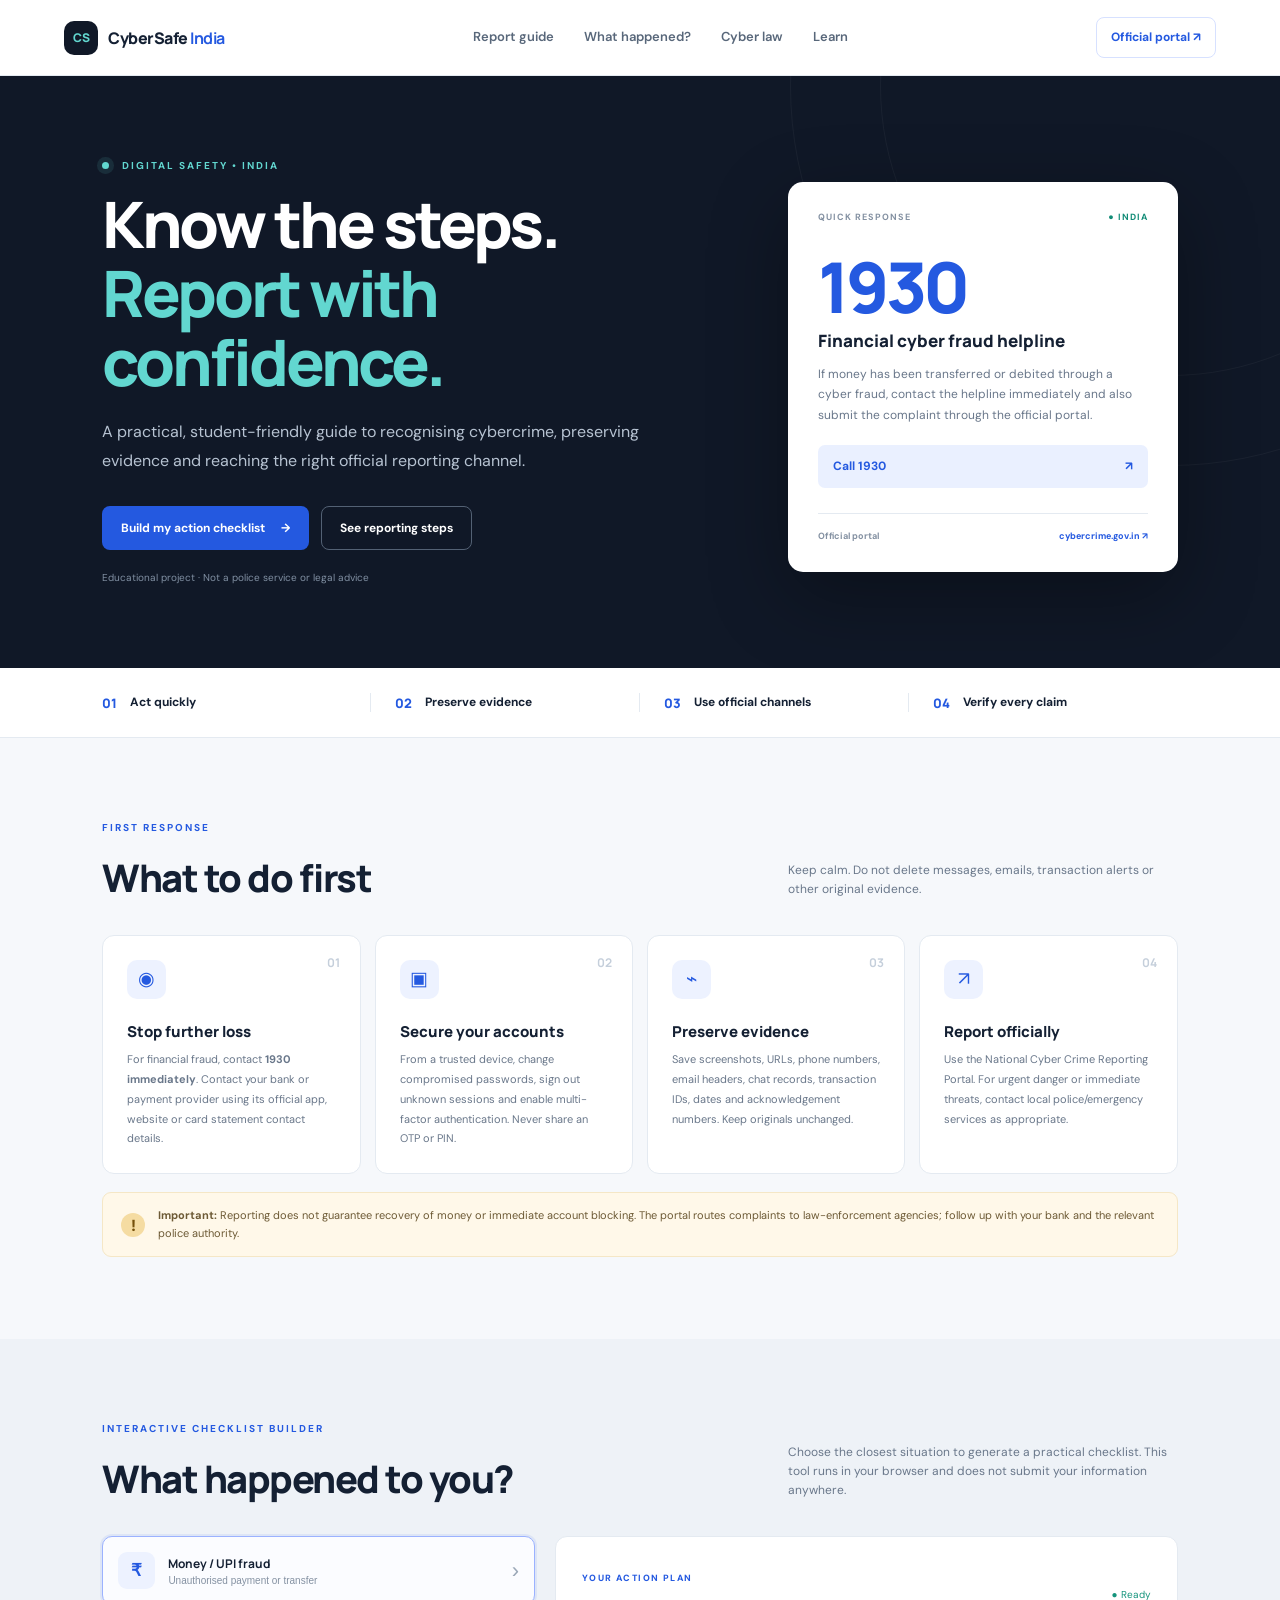
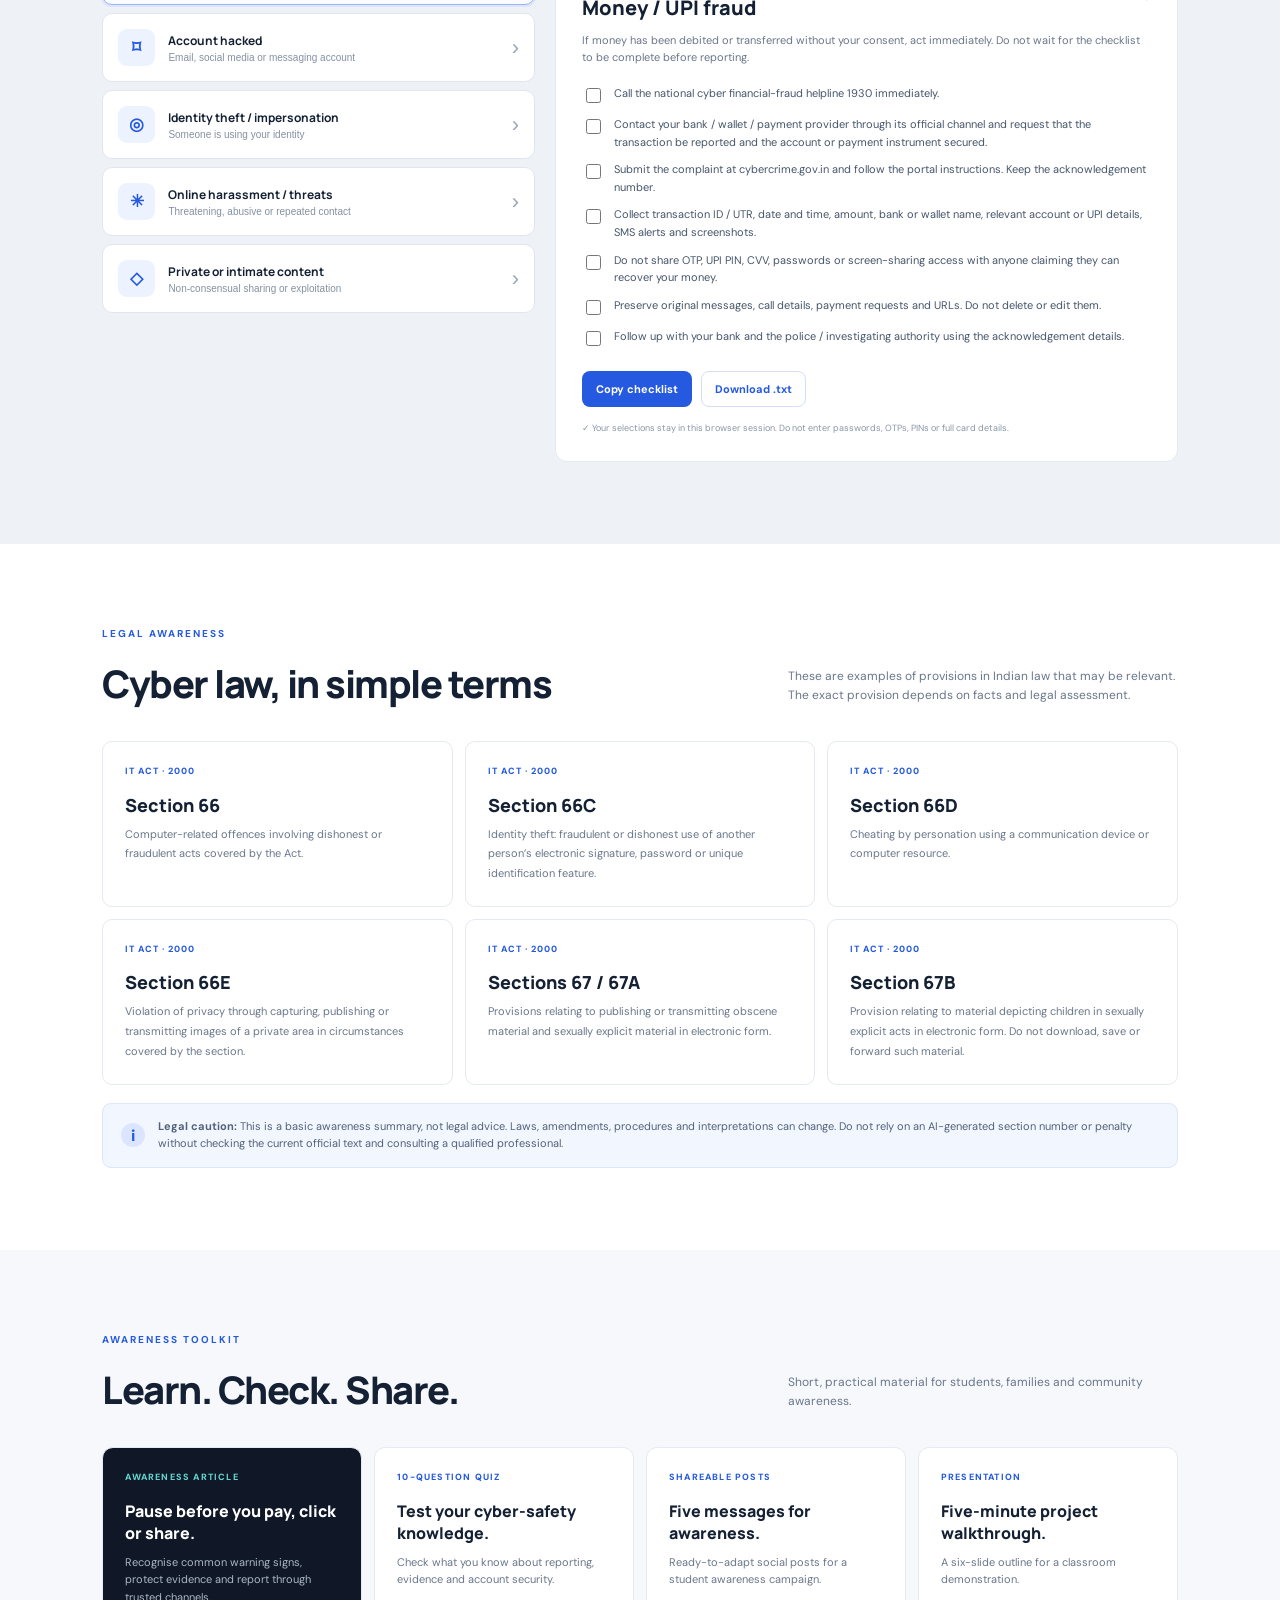
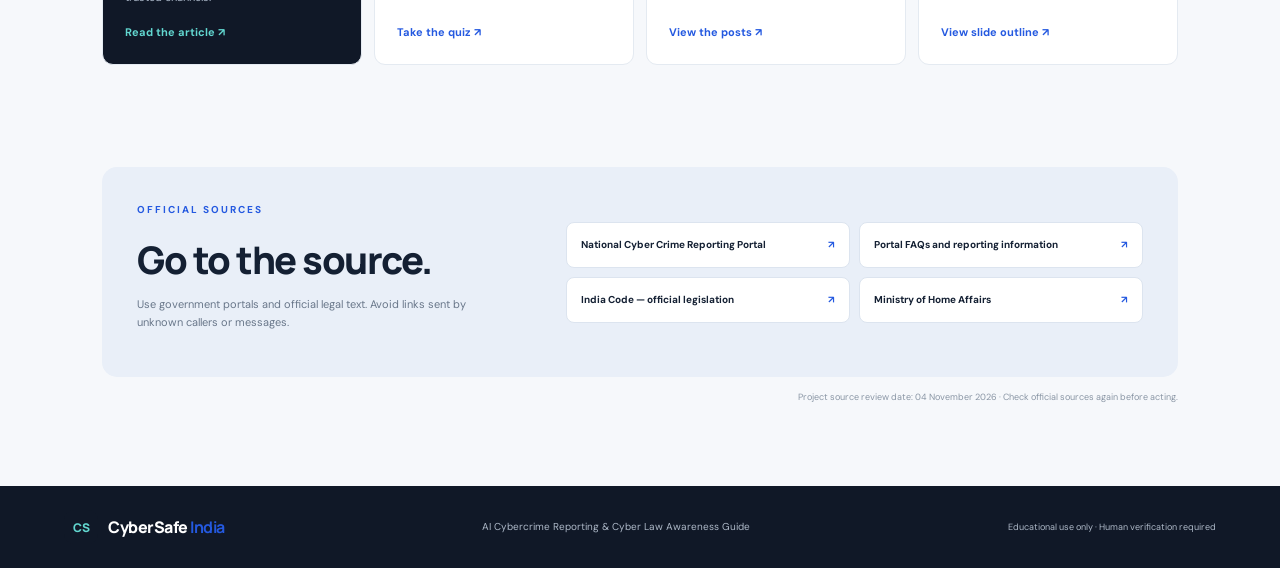
<file: index.html>
<!doctype html>
<html lang="en">
<head>
  <meta charset="utf-8">
  <meta name="viewport" content="width=device-width, initial-scale=1">
  <meta name="description" content="An educational, AI-assisted guide to reporting cybercrime in India and understanding basic cyber-law concepts.">
  <meta name="theme-color" content="#101827">
  <title>CyberSafe India — Cybercrime Reporting Guide</title>
  <link rel="stylesheet" href="styles.css">
</head>
<body>
  <header class="topbar">
    <a class="brand" href="#home" aria-label="CyberSafe India home"><span class="brand-mark">CS</span><span>CyberSafe <b>India</b></span></a>
    <nav aria-label="Main navigation">
      <a href="#report">Report guide</a><a href="#situations">What happened?</a><a href="#law">Cyber law</a><a href="#learn">Learn</a>
    </nav>
    <a class="nav-cta" href="https://cybercrime.gov.in/" target="_blank" rel="noopener">Official portal ↗</a>
  </header>

  <main id="home">
    <section class="hero">
      <div class="hero-copy">
        <p class="eyebrow"><span class="pulse"></span> DIGITAL SAFETY • INDIA</p>
        <h1>Know the steps.<br><em>Report with confidence.</em></h1>
        <p class="hero-lead">A practical, student-friendly guide to recognising cybercrime, preserving evidence and reaching the right official reporting channel.</p>
        <div class="hero-actions">
          <a class="button primary" href="#situations">Build my action checklist <span>→</span></a>
          <a class="button ghost" href="#report">See reporting steps</a>
        </div>
        <p class="micro">Educational project · Not a police service or legal advice</p>
      </div>
      <div class="hero-panel">
        <div class="panel-top"><span>QUICK RESPONSE</span><span class="status">● INDIA</span></div>
        <div class="helpline">1930</div>
        <h2>Financial cyber fraud helpline</h2>
        <p>If money has been transferred or debited through a cyber fraud, contact the helpline immediately and also submit the complaint through the official portal.</p>
        <a href="tel:1930" class="call-link">Call 1930 <span>↗</span></a>
        <div class="panel-foot"><span>Official portal</span><a href="https://cybercrime.gov.in/" target="_blank" rel="noopener">cybercrime.gov.in ↗</a></div>
      </div>
      <div class="hero-orbit orbit-one"></div><div class="hero-orbit orbit-two"></div>
    </section>

    <section class="trust-strip" aria-label="Project principles">
      <div><b>01</b><span>Act quickly</span></div><div><b>02</b><span>Preserve evidence</span></div><div><b>03</b><span>Use official channels</span></div><div><b>04</b><span>Verify every claim</span></div>
    </section>

    <section class="section" id="report">
      <div class="section-heading"><div><p class="eyebrow">FIRST RESPONSE</p><h2>What to do first</h2></div><p>Keep calm. Do not delete messages, emails, transaction alerts or other original evidence.</p></div>
      <div class="steps-grid">
        <article class="step-card"><span class="step-no">01</span><div class="step-icon">◉</div><h3>Stop further loss</h3><p>For financial fraud, contact <b>1930 immediately</b>. Contact your bank or payment provider using its official app, website or card statement contact details.</p></article>
        <article class="step-card"><span class="step-no">02</span><div class="step-icon">▣</div><h3>Secure your accounts</h3><p>From a trusted device, change compromised passwords, sign out unknown sessions and enable multi-factor authentication. Never share an OTP or PIN.</p></article>
        <article class="step-card"><span class="step-no">03</span><div class="step-icon">⌁</div><h3>Preserve evidence</h3><p>Save screenshots, URLs, phone numbers, email headers, chat records, transaction IDs, dates and acknowledgement numbers. Keep originals unchanged.</p></article>
        <article class="step-card"><span class="step-no">04</span><div class="step-icon">↗</div><h3>Report officially</h3><p>Use the National Cyber Crime Reporting Portal. For urgent danger or immediate threats, contact local police/emergency services as appropriate.</p></article>
      </div>
      <div class="notice"><span class="notice-icon">!</span><p><b>Important:</b> Reporting does not guarantee recovery of money or immediate account blocking. The portal routes complaints to law-enforcement agencies; follow up with your bank and the relevant police authority.</p></div>
    </section>

    <section class="section scenario-section" id="situations">
      <div class="section-heading"><div><p class="eyebrow">INTERACTIVE CHECKLIST BUILDER</p><h2>What happened to you?</h2></div><p>Choose the closest situation to generate a practical checklist. This tool runs in your browser and does not submit your information anywhere.</p></div>
      <div class="scenario-layout">
        <div class="scenario-picker" role="group" aria-label="Choose an incident type">
          <button class="scenario-option active" data-scenario="financial"><span class="option-icon">₹</span><span><b>Money / UPI fraud</b><small>Unauthorised payment or transfer</small></span><span class="chevron">›</span></button>
          <button class="scenario-option" data-scenario="account"><span class="option-icon">⌑</span><span><b>Account hacked</b><small>Email, social media or messaging account</small></span><span class="chevron">›</span></button>
          <button class="scenario-option" data-scenario="identity"><span class="option-icon">◎</span><span><b>Identity theft / impersonation</b><small>Someone is using your identity</small></span><span class="chevron">›</span></button>
          <button class="scenario-option" data-scenario="harassment"><span class="option-icon">✳</span><span><b>Online harassment / threats</b><small>Threatening, abusive or repeated contact</small></span><span class="chevron">›</span></button>
          <button class="scenario-option" data-scenario="intimate"><span class="option-icon">◇</span><span><b>Private or intimate content</b><small>Non-consensual sharing or exploitation</small></span><span class="chevron">›</span></button>
        </div>
        <div class="checklist-panel">
          <div class="checklist-head"><div><span class="tag">YOUR ACTION PLAN</span><h3 id="scenario-title">Money / UPI fraud</h3></div><span class="live-dot">● Ready</span></div>
          <p id="scenario-intro" class="scenario-intro">If money has been debited or transferred without your consent, act immediately.</p>
          <div id="checklist" class="checklist"></div>
          <div class="checklist-actions"><button id="copy-checklist" class="button primary small">Copy checklist</button><button id="download-checklist" class="button outline small">Download .txt</button></div>
          <p class="privacy-note">✓ Your selections stay in this browser session. Do not enter passwords, OTPs, PINs or full card details.</p>
        </div>
      </div>
    </section>

    <section class="section law-section" id="law">
      <div class="section-heading"><div><p class="eyebrow">LEGAL AWARENESS</p><h2>Cyber law, in simple terms</h2></div><p>These are examples of provisions in Indian law that may be relevant. The exact provision depends on facts and legal assessment.</p></div>
      <div class="law-grid">
        <article class="law-card"><span>IT ACT · 2000</span><h3>Section 66</h3><p>Computer-related offences involving dishonest or fraudulent acts covered by the Act.</p></article>
        <article class="law-card"><span>IT ACT · 2000</span><h3>Section 66C</h3><p>Identity theft: fraudulent or dishonest use of another person’s electronic signature, password or unique identification feature.</p></article>
        <article class="law-card"><span>IT ACT · 2000</span><h3>Section 66D</h3><p>Cheating by personation using a communication device or computer resource.</p></article>
        <article class="law-card"><span>IT ACT · 2000</span><h3>Section 66E</h3><p>Violation of privacy through capturing, publishing or transmitting images of a private area in circumstances covered by the section.</p></article>
        <article class="law-card"><span>IT ACT · 2000</span><h3>Sections 67 / 67A</h3><p>Provisions relating to publishing or transmitting obscene material and sexually explicit material in electronic form.</p></article>
        <article class="law-card"><span>IT ACT · 2000</span><h3>Section 67B</h3><p>Provision relating to material depicting children in sexually explicit acts in electronic form. Do not download, save or forward such material.</p></article>
      </div>
      <div class="notice legal-note"><span class="notice-icon">i</span><p><b>Legal caution:</b> This is a basic awareness summary, not legal advice. Laws, amendments, procedures and interpretations can change. Do not rely on an AI-generated section number or penalty without checking the current official text and consulting a qualified professional.</p></div>
    </section>

    <section class="section learn-section" id="learn">
      <div class="section-heading"><div><p class="eyebrow">AWARENESS TOOLKIT</p><h2>Learn. Check. Share.</h2></div><p>Short, practical material for students, families and community awareness.</p></div>
      <div class="learn-grid">
        <article class="learn-card featured"><div class="learn-label">AWARENESS ARTICLE</div><h3>Pause before you pay, click or share.</h3><p>Recognise common warning signs, protect evidence and report through trusted channels.</p><a href="docs/awareness-article.md">Read the article ↗</a></article>
        <article class="learn-card"><div class="learn-label">10-QUESTION QUIZ</div><h3>Test your cyber-safety knowledge.</h3><p>Check what you know about reporting, evidence and account security.</p><a href="quiz.html">Take the quiz ↗</a></article>
        <article class="learn-card"><div class="learn-label">SHAREABLE POSTS</div><h3>Five messages for awareness.</h3><p>Ready-to-adapt social posts for a student awareness campaign.</p><a href="docs/social-posts.md">View the posts ↗</a></article>
        <article class="learn-card"><div class="learn-label">PRESENTATION</div><h3>Five-minute project walkthrough.</h3><p>A six-slide outline for a classroom demonstration.</p><a href="docs/presentation.md">View slide outline ↗</a></article>
      </div>
    </section>

    <section class="section source-section">
      <div class="source-box">
        <div><p class="eyebrow">OFFICIAL SOURCES</p><h2>Go to the source.</h2><p>Use government portals and official legal text. Avoid links sent by unknown callers or messages.</p></div>
        <div class="source-links">
          <a href="https://cybercrime.gov.in/" target="_blank" rel="noopener"><span>National Cyber Crime Reporting Portal</span><b>↗</b></a>
          <a href="https://cybercrime.gov.in/Webform/FAQ.aspx" target="_blank" rel="noopener"><span>Portal FAQs and reporting information</span><b>↗</b></a>
          <a href="https://www.indiacode.nic.in/" target="_blank" rel="noopener"><span>India Code — official legislation</span><b>↗</b></a>
          <a href="https://www.mha.gov.in/" target="_blank" rel="noopener"><span>Ministry of Home Affairs</span><b>↗</b></a>
        </div>
      </div>
      <p class="last-updated">Project source review date: 04 November 2026 · Check official sources again before acting.</p>
    </section>
  </main>

  <footer><a class="brand" href="#home"><span class="brand-mark">CS</span><span>CyberSafe <b>India</b></span></a><p>AI Cybercrime Reporting & Cyber Law Awareness Guide</p><span>Educational use only · Human verification required</span></footer>
  <script src="app.js"></script>
</body>
</html>
</file>
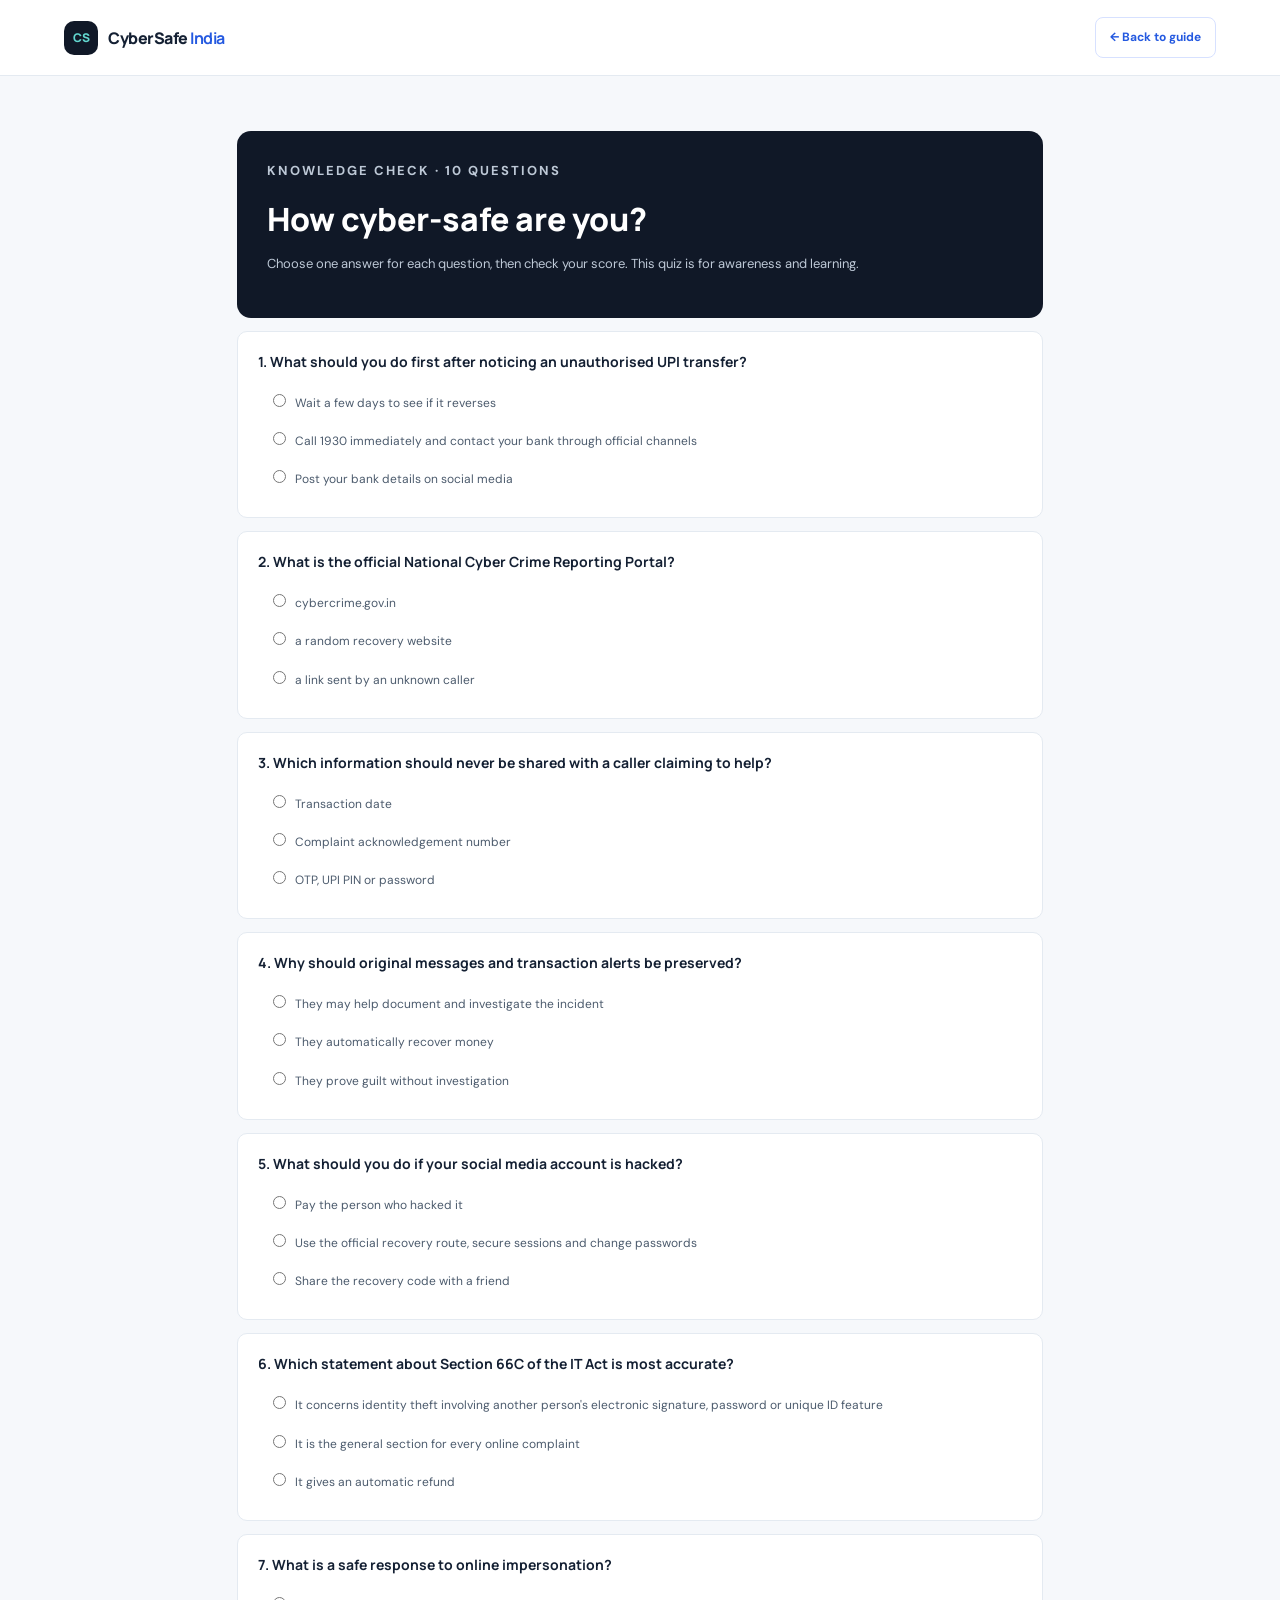
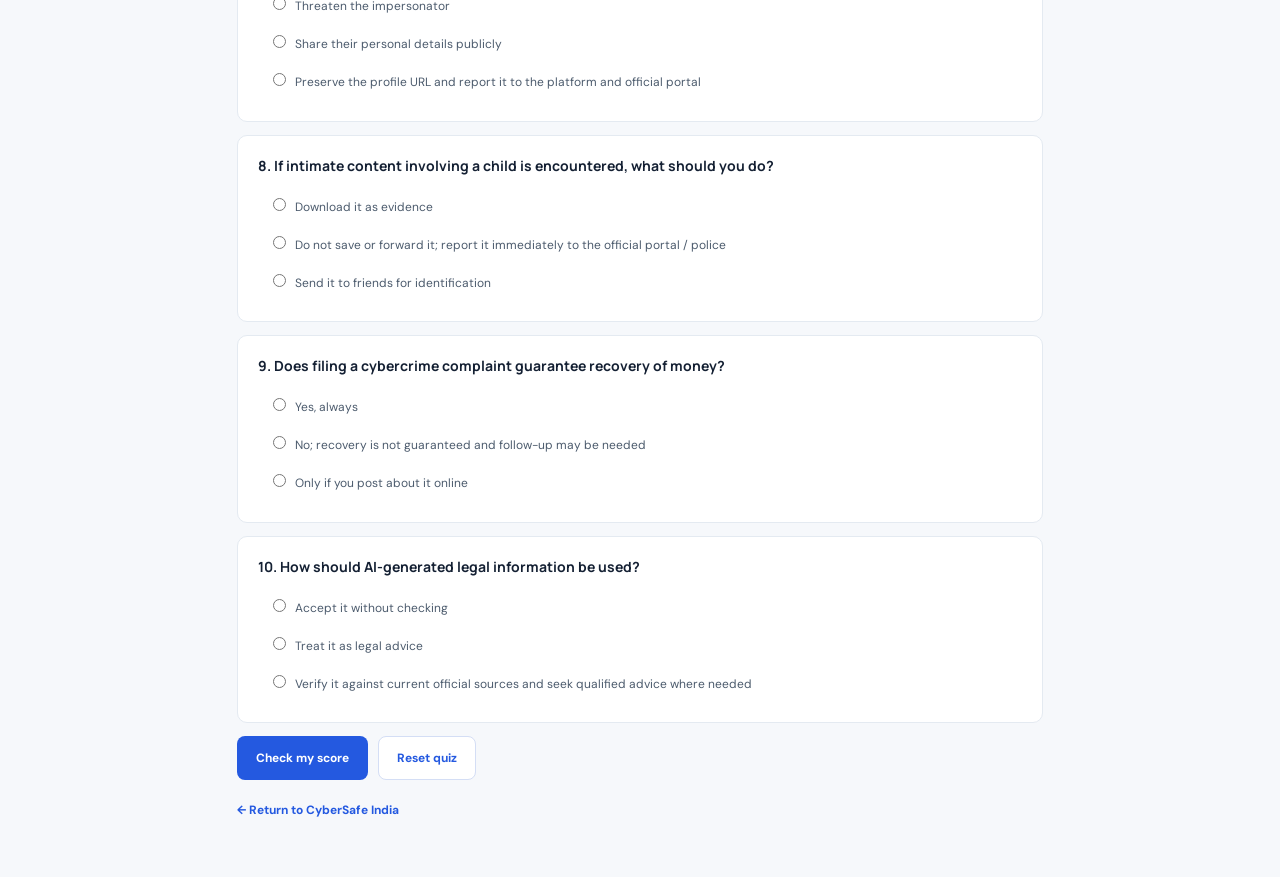
<file: quiz.html>
<!doctype html><html lang="en"><head><meta charset="utf-8"><meta name="viewport" content="width=device-width,initial-scale=1"><title>CyberSafe India — Knowledge Check</title><link rel="stylesheet" href="styles.css"><style>
.quiz-wrap{max-width:850px;margin:55px auto;padding:0 22px}.quiz-top{background:#101827;color:#fff;border-radius:14px;padding:30px}.quiz-top h1{font:800 32px Manrope;margin:5px 0}.quiz-top p{color:#bdc8d6;font-size:13px}.question{background:#fff;border:1px solid #e4eaf1;border-radius:10px;padding:20px;margin:13px 0}.question h3{font:700 14px Manrope;margin:0 0 12px}.answer{display:block;padding:8px 10px;font-size:12px;color:#4c5b6d}.answer input{margin-right:9px;accent-color:#2459e0}.result{padding:16px;background:#edf2ff;border-radius:9px;margin:15px 0;font-weight:700}.quiz-actions{display:flex;gap:10px;flex-wrap:wrap}.back{font-size:12px;color:#2459e0;font-weight:700}
</style></head><body><header class="topbar"><a class="brand" href="index.html"><span class="brand-mark">CS</span><span>CyberSafe <b>India</b></span></a><a class="nav-cta" href="index.html">← Back to guide</a></header>
<main class="quiz-wrap"><div class="quiz-top"><p class="eyebrow">KNOWLEDGE CHECK · 10 QUESTIONS</p><h1>How cyber-safe are you?</h1><p>Choose one answer for each question, then check your score. This quiz is for awareness and learning.</p></div><form id="quiz"></form><div class="quiz-actions"><button class="button primary" type="button" id="submit">Check my score</button><button class="button outline" type="reset" form="quiz" id="reset">Reset quiz</button></div><div id="result" aria-live="polite"></div><p><a class="back" href="index.html">← Return to CyberSafe India</a></p></main><script src="quiz.js"></script></body></html>
</file>
<file: styles.css>
@import url('https://fonts.googleapis.com/css2?family=DM+Sans:wght@400;500;600;700&family=Manrope:wght@400;500;600;700;800&display=swap');
:root{--ink:#142033;--muted:#69778a;--navy:#101827;--blue:#2459e0;--cyan:#62d7d0;--line:#e4eaf1;--bg:#f6f8fb;--white:#fff}
*{box-sizing:border-box}html{scroll-behavior:smooth}body{margin:0;background:var(--bg);color:var(--ink);font-family:"DM Sans",sans-serif;line-height:1.6}a{color:inherit;text-decoration:none}.topbar{height:76px;padding:0 max(5vw,24px);display:flex;align-items:center;justify-content:space-between;background:#fff;border-bottom:1px solid var(--line);position:sticky;top:0;z-index:20}.brand{display:flex;align-items:center;gap:10px;font:800 16px Manrope,sans-serif;letter-spacing:-.5px}.brand b{color:var(--blue)}.brand-mark{width:34px;height:34px;border-radius:10px;background:var(--navy);color:var(--cyan);display:grid;place-items:center;font-size:12px}.topbar nav{display:flex;gap:30px;color:#58677a;font-size:13px;font-weight:600}.topbar nav a:hover{color:var(--blue)}.nav-cta{font-size:12px;font-weight:700;color:var(--blue);border:1px solid #d7e1ff;border-radius:8px;padding:10px 14px}.hero{background:var(--navy);color:#fff;min-height:515px;padding:82px max(8vw,28px) 72px;display:grid;grid-template-columns:1.1fr .8fr;align-items:center;gap:8%;position:relative;overflow:hidden}.hero-copy,.hero-panel{position:relative;z-index:2}.eyebrow{font-size:10px;letter-spacing:2px;font-weight:700;color:var(--blue);margin:0 0 15px}.hero .eyebrow{color:var(--cyan)}.pulse{display:inline-block;width:7px;height:7px;background:var(--cyan);border-radius:50%;margin-right:9px;box-shadow:0 0 0 5px #62d7d01c}.hero h1{font:800 clamp(42px,5vw,64px)/1.08 Manrope,sans-serif;letter-spacing:-3px;margin:0 0 22px}.hero h1 em{font-style:normal;color:var(--cyan)}.hero-lead{color:#b7c3d2;max-width:540px;font-size:16px;line-height:1.8}.hero-actions{display:flex;gap:12px;margin-top:30px;flex-wrap:wrap}.button{display:inline-flex;align-items:center;justify-content:center;gap:16px;border-radius:8px;padding:13px 18px;font:700 12px "DM Sans";border:1px solid transparent;cursor:pointer;transition:.2s}.button:hover{transform:translateY(-2px)}.primary{background:var(--blue);color:#fff}.primary:hover{background:#1748c5}.ghost{color:#fff;border-color:#536174}.outline{color:var(--blue);border-color:#d4def5;background:#fff}.small{padding:10px 13px;font-size:11px}.micro{font-size:10px;color:#8190a3;margin-top:20px}.hero-panel{background:#fff;color:var(--ink);padding:28px 30px;border-radius:15px;max-width:390px;justify-self:end;box-shadow:0 25px 80px #0005}.panel-top,.panel-foot{display:flex;justify-content:space-between;align-items:center;font-size:9px;font-weight:700;letter-spacing:1px;color:#8491a2}.status{color:#138c77}.helpline{font:800 70px/.98 Manrope;color:var(--blue);letter-spacing:-4px;margin:28px 0 8px}.hero-panel h2{font:800 17px Manrope;margin:0 0 10px}.hero-panel p{font-size:12px;color:var(--muted);line-height:1.7}.call-link{display:flex;justify-content:space-between;margin:20px 0 25px;background:#eaf0ff;color:var(--blue);padding:12px 15px;border-radius:7px;font-size:12px;font-weight:700}.panel-foot{border-top:1px solid var(--line);padding-top:15px;letter-spacing:0}.panel-foot a{color:var(--blue)}.hero-orbit{position:absolute;border:1px solid #ffffff0b;border-radius:50%;width:580px;height:580px;right:-180px;top:-280px}.orbit-two{width:760px;height:760px;right:-270px;top:-370px}.trust-strip{display:grid;grid-template-columns:repeat(4,1fr);padding:25px max(8vw,28px);background:#fff;border-bottom:1px solid var(--line)}.trust-strip div{display:flex;align-items:center;gap:13px;border-right:1px solid var(--line);padding-left:24px}.trust-strip div:first-child{padding-left:0}.trust-strip div:last-child{border:0}.trust-strip b{font:800 13px Manrope;color:var(--blue)}.trust-strip span{font-size:12px;font-weight:700}.section{padding:82px max(8vw,28px)}.section-heading{display:flex;align-items:end;justify-content:space-between;gap:30px;margin-bottom:32px}.section-heading h2,.source-box h2{font:800 clamp(28px,3vw,38px) Manrope;letter-spacing:-1.5px;margin:0}.section-heading>p{max-width:390px;color:var(--muted);font-size:12px;margin:0 0 4px}.steps-grid{display:grid;grid-template-columns:repeat(4,1fr);gap:14px}.step-card{background:#fff;border:1px solid var(--line);border-radius:12px;padding:24px;position:relative;min-height:225px}.step-no{position:absolute;right:20px;top:18px;color:#c5cfdb;font:700 12px Manrope}.step-icon{width:39px;height:39px;background:#edf2ff;color:var(--blue);border-radius:10px;display:grid;place-items:center;font-size:19px;margin-bottom:22px}.step-card h3,.law-card h3{font:800 15px Manrope;margin:0 0 8px}.step-card p,.law-card p{font-size:11px;color:var(--muted);line-height:1.8;margin:0}.notice{margin-top:18px;background:#fff8e9;border:1px solid #f5e7c6;border-radius:9px;padding:14px 18px;display:flex;align-items:center;gap:13px}.notice-icon{background:#f5dca2;color:#75500a;width:24px;height:24px;border-radius:50%;display:grid;place-items:center;font-weight:800;flex-shrink:0}.notice p{margin:0;font-size:11px;color:#6d5a35}.scenario-section{background:#eef2f7}.scenario-layout{display:grid;grid-template-columns:.82fr 1.18fr;gap:20px;align-items:stretch}.scenario-picker{display:flex;flex-direction:column;gap:8px}.scenario-option{border:1px solid #e0e6ef;background:#fff;border-radius:10px;padding:15px;display:flex;align-items:center;gap:13px;text-align:left;cursor:pointer;color:var(--ink)}.scenario-option.active{border-color:#9bb2ff;box-shadow:0 0 0 2px #2459e015;background:#fbfcff}.option-icon{width:37px;height:37px;display:grid;place-items:center;background:#edf2ff;color:var(--blue);border-radius:9px;font-weight:800;font-size:17px;flex-shrink:0}.scenario-option b{display:block;font:700 12px Manrope}.scenario-option small{display:block;color:#8491a2;font-size:10px;margin-top:3px}.chevron{margin-left:auto;color:#9aa7b7;font-size:22px}.checklist-panel{background:#fff;border:1px solid var(--line);border-radius:12px;padding:26px}.checklist-head{display:flex;justify-content:space-between;align-items:center}.tag{font-size:9px;font-weight:800;letter-spacing:1.4px;color:var(--blue)}.checklist-head h3{font:800 20px Manrope;margin:5px 0}.live-dot{font-size:10px;color:#15947c}.scenario-intro{font-size:11px;color:var(--muted);margin:6px 0 18px}.checklist{display:grid;gap:10px}.task{display:flex;gap:10px;align-items:flex-start;font-size:11px;color:#46566a;line-height:1.6}.task input{accent-color:var(--blue);margin-top:3px;width:15px;height:15px;flex-shrink:0}.task input:checked+span{text-decoration:line-through;color:#9aa5b2}.checklist-actions{display:flex;gap:9px;margin-top:22px}.privacy-note{font-size:9px;color:#8996a6;margin:14px 0 0}.law-section{background:#fff}.law-grid{display:grid;grid-template-columns:repeat(3,1fr);gap:12px}.law-card{border:1px solid var(--line);border-radius:10px;padding:22px}.law-card>span{font-size:9px;letter-spacing:1px;color:var(--blue);font-weight:800;display:block;margin-bottom:14px}.law-card h3{font-size:18px}.legal-note{background:#f2f6ff;border-color:#dce6ff}.legal-note .notice-icon{background:#dbe5ff;color:var(--blue)}.legal-note p{color:#52627a}.learn-section{background:var(--bg)}.learn-grid{display:grid;grid-template-columns:repeat(4,1fr);gap:12px}.learn-card{background:#fff;border:1px solid var(--line);border-radius:11px;padding:22px;min-height:205px;display:flex;flex-direction:column}.learn-card.featured{background:var(--navy);color:#fff}.learn-label{font-size:9px;letter-spacing:1.2px;font-weight:800;color:var(--blue)}.featured .learn-label{color:var(--cyan)}.learn-card h3{font:800 16px/1.35 Manrope;margin:17px 0 9px}.learn-card p{font-size:11px;color:var(--muted);margin:0 0 18px}.featured p{color:#aab7c8}.learn-card a{margin-top:auto;font-size:11px;font-weight:700;color:var(--blue)}.featured a{color:var(--cyan)}.source-section{padding-top:20px}.source-box{background:#e9eff8;border-radius:15px;padding:35px;display:grid;grid-template-columns:.8fr 1.2fr;gap:45px;align-items:center}.source-box p:not(.eyebrow){font-size:11px;color:var(--muted);max-width:330px}.source-links{display:grid;grid-template-columns:1fr 1fr;gap:9px}.source-links a{background:#fff;border:1px solid #dce4ef;padding:14px;border-radius:8px;display:flex;justify-content:space-between;gap:10px;font-size:10px;font-weight:700}.source-links b{color:var(--blue)}.last-updated{text-align:right;color:#8995a4;font-size:9px;margin:13px 0 0}footer{background:var(--navy);color:#aeb9c8;padding:24px max(5vw,24px);display:flex;align-items:center;justify-content:space-between;font-size:10px}footer .brand{color:#fff}footer p{margin:0}footer>span{font-size:9px}
@media(max-width:900px){.topbar nav{gap:14px}.hero{grid-template-columns:1fr .8fr;padding-left:6vw;padding-right:6vw}.section{padding:65px 6vw}.steps-grid,.learn-grid{grid-template-columns:repeat(2,1fr)}.trust-strip{padding-left:6vw;padding-right:6vw}.scenario-layout{grid-template-columns:1fr 1.2fr}.law-grid{grid-template-columns:repeat(2,1fr)}}
@media(max-width:650px){.topbar{height:auto;min-height:65px;padding:12px 18px;flex-wrap:wrap;gap:10px}.topbar nav{order:3;width:100%;overflow:auto;padding:5px 0;gap:22px}.topbar nav a{white-space:nowrap;font-size:11px}.nav-cta{margin-left:auto}.hero{grid-template-columns:1fr;padding:58px 22px 45px;gap:35px}.hero h1{font-size:45px;letter-spacing:-2px}.hero-panel{justify-self:stretch;max-width:none}.trust-strip{grid-template-columns:1fr 1fr;padding:16px 22px;gap:13px}.trust-strip div{padding:7px 0;border:0}.section{padding:55px 20px}.section-heading{display:block}.section-heading>p{margin-top:12px}.steps-grid,.learn-grid,.law-grid{grid-template-columns:1fr 1fr}.scenario-layout{grid-template-columns:1fr}.scenario-option{padding:12px}.checklist-panel{padding:20px}.source-box{grid-template-columns:1fr;padding:25px;gap:15px}.source-links{grid-template-columns:1fr}.last-updated{text-align:left}footer{align-items:flex-start;gap:12px;flex-direction:column}footer p{order:3}}
@media(max-width:390px){.steps-grid,.learn-grid,.law-grid{grid-template-columns:1fr}.hero-actions{flex-direction:column;align-items:stretch}.button{width:100%}}
</file>
